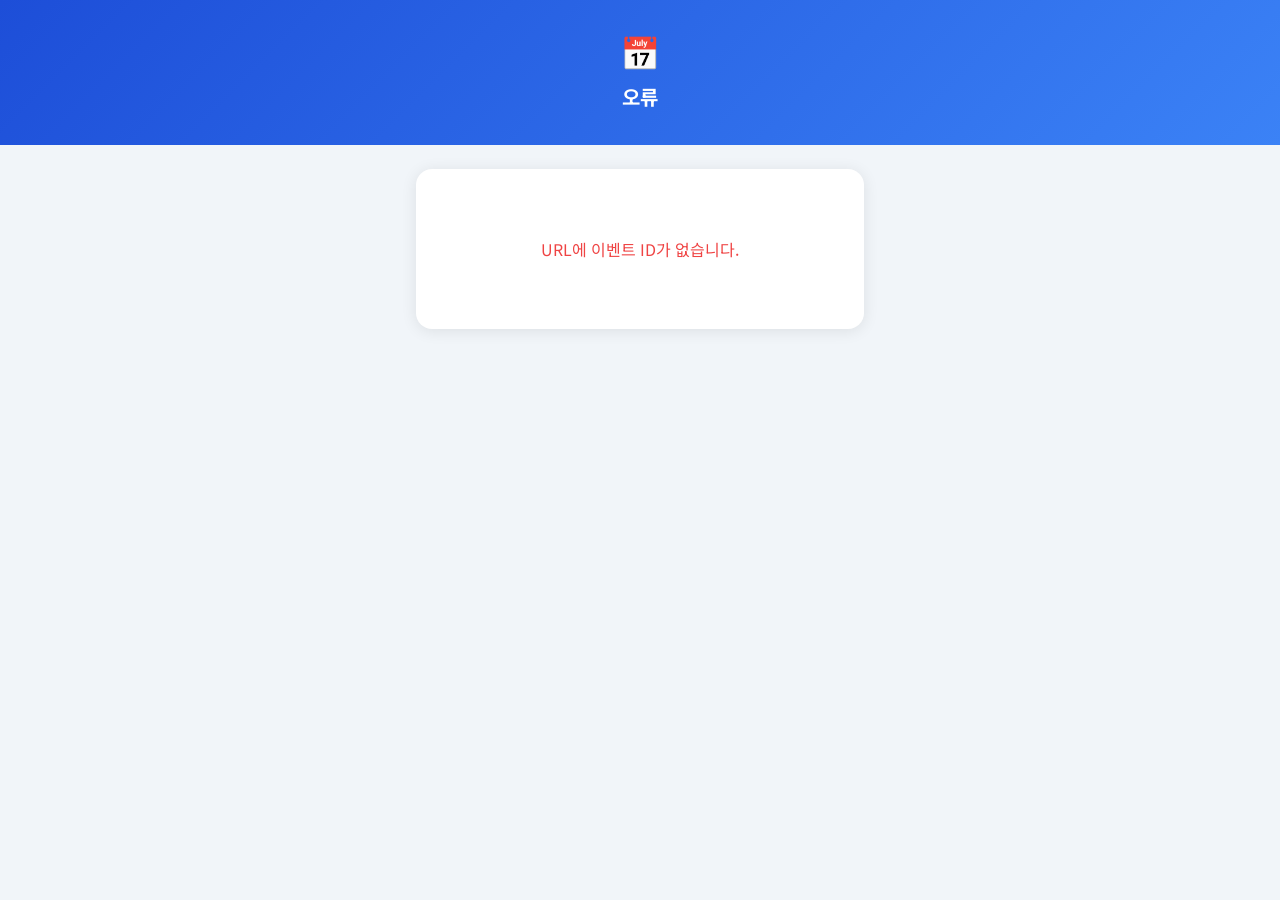
<file: attend.html>
<!DOCTYPE html>
<html lang="ko">
<head>
  <meta charset="UTF-8">
  <meta name="viewport" content="width=device-width, initial-scale=1.0">
  <title>참석 신청</title>
  <link rel="preconnect" href="https://fonts.googleapis.com">
  <link rel="preconnect" href="https://fonts.gstatic.com" crossorigin>
  <link href="https://fonts.googleapis.com/css2?family=Noto+Sans+KR:wght@400;500;600;700&display=swap" rel="stylesheet">
  <style>
    *, *::before, *::after { box-sizing: border-box; margin: 0; padding: 0; }

    body {
      font-family: 'Noto Sans KR', -apple-system, sans-serif;
      background: #f1f5f9;
      min-height: 100vh;
      color: #1e293b;
    }

    .wrap {
      max-width: 480px;
      margin: 0 auto;
      padding: 24px 16px 48px;
    }
    .card {
      background: white;
      border-radius: 16px;
      padding: 28px 22px;
      box-shadow: 0 2px 16px rgba(0,0,0,.09);
    }
    .card-title {
      font-size: 1rem;
      font-weight: 700;
      color: #1e293b;
      margin-bottom: 20px;
    }

    /* 폼 */
    .form-group { margin-bottom: 14px; }
    .form-row {
      display: grid;
      grid-template-columns: 1fr 1fr;
      gap: 12px;
    }
    @media (max-width: 380px) {
      .form-row { grid-template-columns: 1fr; }
    }
    .form-label {
      display: block;
      font-size: .8rem;
      font-weight: 600;
      color: #374151;
      margin-bottom: 5px;
    }
    .required { color: #ef4444; margin-left: 2px; }
    .form-input, .form-select {
      width: 100%;
      padding: 9px 12px;
      border: 1.5px solid #e2e8f0;
      border-radius: 8px;
      font-size: .9rem;
      color: #1e293b;
      background: white;
      outline: none;
      font-family: inherit;
      transition: border-color .15s;
      box-sizing: border-box;
    }
    .form-select {
      appearance: none;
      -webkit-appearance: none;
      background-image: url("data:image/svg+xml,%3Csvg xmlns='http://www.w3.org/2000/svg' width='12' height='12' viewBox='0 0 24 24' fill='none' stroke='%2394a3b8' stroke-width='2.5' stroke-linecap='round' stroke-linejoin='round'%3E%3Cpolyline points='6 9 12 15 18 9'/%3E%3C/svg%3E");
      background-repeat: no-repeat;
      background-position: right 12px center;
      padding-right: 36px;
      cursor: pointer;
    }
    .form-input:focus, .form-select:focus {
      border-color: #3b82f6;
      box-shadow: 0 0 0 3px rgba(59,130,246,.1);
    }

    /* 참석 옵션 라디오 */
    .attend-option-label {
      display: flex;
      align-items: center;
      gap: 12px;
      padding: 13px 16px;
      border: 1.5px solid #e2e8f0;
      border-radius: 10px;
      cursor: pointer;
      font-size: .95rem;
      font-weight: 500;
      color: #374151;
      transition: border-color .15s, background .15s;
    }
    .attend-option-label:has(input:checked) {
      border-color: #1d4ed8;
      background: #eff6ff;
      color: #1d4ed8;
    }
    .attend-option-label input[type="radio"] {
      accent-color: #1d4ed8;
      width: 16px;
      height: 16px;
      flex-shrink: 0;
    }

    /* 버튼 */
    .btn {
      display: inline-flex;
      align-items: center;
      justify-content: center;
      gap: 5px;
      padding: 8px 16px;
      border-radius: 8px;
      border: none;
      font-size: .875rem;
      font-weight: 600;
      cursor: pointer;
      font-family: inherit;
      transition: all .15s;
    }
    .btn:disabled { opacity: .5; cursor: not-allowed; }
    .btn-primary  { background: #1d4ed8; color: white; }
    .btn-primary:hover:not(:disabled) { background: #1e40af; }
    .btn-outline  { background: white; color: #1d4ed8; border: 1.5px solid #1d4ed8; }
    .btn-outline:hover:not(:disabled) { background: #eff6ff; }

    /* 스피너 */
    .spinner {
      display: inline-block;
      width: 18px; height: 18px;
      border: 2.5px solid rgba(255,255,255,.3);
      border-top-color: white;
      border-radius: 50%;
      animation: spin .7s linear infinite;
    }
    @keyframes spin { to { transform: rotate(360deg); } }

    /* 토스트 */
    .toast-container {
      position: fixed;
      bottom: 24px;
      left: 50%;
      transform: translateX(-50%);
      z-index: 100;
      display: flex;
      flex-direction: column;
      gap: 8px;
      align-items: center;
      pointer-events: none;
    }
    .toast {
      padding: 10px 18px;
      border-radius: 10px;
      font-size: .875rem;
      font-weight: 500;
      color: white;
      background: #1e293b;
      box-shadow: 0 4px 12px rgba(0,0,0,.15);
      animation: fadeIn .2s ease;
    }
    .toast-error   { background: #dc2626; }
    .toast-success { background: #059669; }
    @keyframes fadeIn { from { opacity:0; transform:translateY(8px); } to { opacity:1; transform:translateY(0); } }

    /* 빈 상태 */
    .empty-state { text-align: center; padding: 40px 20px; color: #94a3b8; }
    .empty-state .icon { font-size: 2.5rem; margin-bottom: 10px; }

    /* 탭 */
    .tab-bar {
      display: flex; gap: 4px; background: #f1f5f9;
      padding: 4px; border-radius: 10px;
    }
    .tab-btn {
      flex: 1; padding: 9px 12px; border-radius: 7px; border: none;
      background: transparent; color: #64748b; font-size: .875rem;
      font-weight: 500; cursor: pointer; font-family: inherit; transition: all .15s;
    }
    .tab-btn.active { background: white; color: #1d4ed8; font-weight: 700; box-shadow: 0 1px 3px rgba(0,0,0,.1); }

    /* 신청 확인·수정 탭 — 앰버 강조 */
    .tab-btn.lookup-tab { color: #92400e; }
    .tab-btn.lookup-tab.active {
      background: #fef3c7; color: #92400e;
      font-weight: 700; box-shadow: 0 1px 3px rgba(0,0,0,.1);
    }

    /* 조회 패널 상단 배너 */
    .lookup-banner {
      background: linear-gradient(135deg, #fef3c7, #fde68a);
      border-left: 4px solid #f59e0b;
      border-radius: 8px;
      padding: 12px 14px;
      margin-bottom: 16px;
      font-size: .875rem;
      color: #78350f;
    }

    /* 조회 결과 카드 */
    .lookup-card {
      border: 1.5px solid #fde68a; border-radius: 10px;
      padding: 14px 16px; margin-bottom: 10px;
      background: #fffbeb;
    }
    .lookup-card-name { font-weight: 700; font-size: 1rem; color: #1e293b; }
    .lookup-card-meta { font-size: .8rem; color: #92400e; margin-top: 4px; }
    .lookup-card-actions { display: flex; gap: 6px; margin-top: 12px; flex-wrap: wrap; }

    /* 조회 버튼 — 앰버 */
    .btn-amber { background: #f59e0b; color: white; }
    .btn-amber:hover:not(:disabled) { background: #d97706; }
  </style>
</head>
<body>

<!-- 헤더 -->
<div style="background:linear-gradient(135deg,#1d4ed8,#3b82f6);color:white;padding:28px 20px;text-align:center">
  <div style="font-size:2rem;margin-bottom:8px">📅</div>
  <h1 id="attend-title" style="font-size:1.25rem;font-weight:700">로딩 중...</h1>
  <p id="attend-meta" style="font-size:.85rem;opacity:.85;margin-top:6px"></p>
</div>

<!-- 폼 -->
<div class="wrap">
  <div id="attend-wrap" class="card">
    <div class="empty-state"><div class="icon">⏳</div><p>로딩 중...</p></div>
  </div>
</div>

<div id="toast-container" class="toast-container"></div>

<script>
// =====================================================
// Firestore REST API (Firebase SDK 없이 file:// 동작)
// =====================================================
const PROJECT_ID = 'event-app-660e5';
const API_KEY    = 'AIzaSyDYqBT-O2OuditfSHzz8T0CqRR4yWLMxw8';
const FS_BASE    = `https://firestore.googleapis.com/v1/projects/${PROJECT_ID}/databases/(default)/documents`;

function parseField(f) {
  if (!f) return null;
  if ('stringValue'    in f) return f.stringValue;
  if ('integerValue'   in f) return parseInt(f.integerValue);
  if ('doubleValue'    in f) return parseFloat(f.doubleValue);
  if ('booleanValue'   in f) return f.booleanValue;
  if ('timestampValue' in f) return f.timestampValue;
  if ('arrayValue'     in f) return (f.arrayValue.values || []).map(parseField);
  if ('mapValue'       in f) return parseFields(f.mapValue.fields || {});
  return null;
}
function parseFields(fields) {
  const obj = {};
  for (const [k, v] of Object.entries(fields || {})) obj[k] = parseField(v);
  return obj;
}
function toField(v) {
  if (v === null || v === undefined || v === '') return null;
  if (typeof v === 'string')  return { stringValue: v };
  if (typeof v === 'number')  return Number.isInteger(v) ? { integerValue: v } : { doubleValue: v };
  if (typeof v === 'boolean') return { booleanValue: v };
  return { stringValue: String(v) };
}

async function fetchEvent(eventId) {
  const res = await fetch(`${FS_BASE}/events/${eventId}?key=${API_KEY}`);
  if (res.status === 404) throw new Error('이벤트를 찾을 수 없습니다.');
  if (!res.ok) throw new Error('이벤트 로드 실패 (' + res.status + ')');
  const doc = await res.json();
  return { id: eventId, ...parseFields(doc.fields) };
}

async function submitParticipant(eventId, data) {
  const fields = {};
  for (const [k, v] of Object.entries(data)) {
    const f = toField(v);
    if (f !== null) fields[k] = f;
  }
  fields.createdAt = { timestampValue: new Date().toISOString() };
  const res = await fetch(
    `${FS_BASE}/events/${eventId}/participants?key=${API_KEY}`,
    { method: 'POST', headers: { 'Content-Type': 'application/json' }, body: JSON.stringify({ fields }) }
  );
  if (!res.ok) {
    const err = await res.json().catch(() => ({}));
    throw new Error(err.error?.message || '신청에 실패했습니다.');
  }
}

async function fetchParticipants(eventId) {
  const res = await fetch(`${FS_BASE}/events/${eventId}/participants?key=${API_KEY}&pageSize=500`);
  if (!res.ok) throw new Error('조회 실패 (' + res.status + ')');
  const json = await res.json();
  return (json.documents || []).map(doc => ({
    id: doc.name.split('/').pop(),
    ...parseFields(doc.fields)
  }));
}

async function updateParticipantREST(eventId, docId, data) {
  const fields = {};
  const mask = [];
  for (const [k, v] of Object.entries(data)) {
    const f = toField(v);
    if (f !== null) { fields[k] = f; mask.push(k); }
  }
  const maskStr = mask.map(k => `updateMask.fieldPaths=${encodeURIComponent(k)}`).join('&');
  const res = await fetch(
    `${FS_BASE}/events/${eventId}/participants/${docId}?key=${API_KEY}&${maskStr}`,
    { method: 'PATCH', headers: { 'Content-Type': 'application/json' }, body: JSON.stringify({ fields }) }
  );
  if (!res.ok) throw new Error('수정에 실패했습니다.');
}

async function deleteParticipantREST(eventId, docId) {
  const res = await fetch(
    `${FS_BASE}/events/${eventId}/participants/${docId}?key=${API_KEY}`,
    { method: 'DELETE' }
  );
  if (!res.ok) throw new Error('취소에 실패했습니다.');
}

// =====================================================
// 유틸
// =====================================================
function esc(s) {
  return String(s || '').replace(/&/g,'&amp;').replace(/</g,'&lt;').replace(/>/g,'&gt;').replace(/"/g,'&quot;');
}
function showToast(msg, type = 'info') {
  const c = document.getElementById('toast-container');
  const el = document.createElement('div');
  el.className = `toast toast-${type}`;
  el.textContent = msg;
  c.appendChild(el);
  setTimeout(() => el.remove(), 3000);
}
function setBtnLoading(id, loading) {
  const btn = document.getElementById(id);
  if (!btn) return;
  if (loading) { btn._orig = btn.innerHTML; btn.innerHTML = '<span class="spinner"></span>'; btn.disabled = true; }
  else { btn.innerHTML = btn._orig || '신청'; btn.disabled = false; }
}

// =====================================================
// 초기화
// =====================================================
const eventId = new URLSearchParams(location.search).get('event');
let currentEvent = null;

async function init() {
  if (!eventId) { showError('URL에 이벤트 ID가 없습니다.'); return; }
  try {
    currentEvent = await fetchEvent(eventId);
    renderForm(currentEvent);
  } catch (e) {
    showError(e.message);
  }
}

function showError(msg) {
  document.getElementById('attend-title').textContent = '오류';
  document.getElementById('attend-wrap').innerHTML =
    `<p style="text-align:center;color:#ef4444;padding:40px 0">${esc(msg)}</p>`;
}

// =====================================================
// 탭 전환
// =====================================================
function switchAttendTab(tab) {
  ['register','lookup'].forEach(t => {
    document.getElementById('tab-btn-' + t).classList.toggle('active', t === tab);
    document.getElementById('panel-' + t).style.display = t === tab ? '' : 'none';
  });
}

// =====================================================
// 폼 렌더 (탭 래퍼)
// =====================================================
function renderForm(ev) {
  document.title = `참석 신청 — ${ev.title}`;
  document.getElementById('attend-title').textContent = ev.title;
  const meta = [ev.eventDate, ev.location, ev.organizer].filter(Boolean).join(' · ');
  document.getElementById('attend-meta').textContent = meta;

  document.getElementById('attend-wrap').innerHTML = `
    <div class="tab-bar" style="margin-bottom:20px">
      <button id="tab-btn-register" class="tab-btn active"      onclick="switchAttendTab('register')">참석 신청</button>
      <button id="tab-btn-lookup"   class="tab-btn lookup-tab"  onclick="switchAttendTab('lookup')">🔍 신청 확인·수정</button>
    </div>
    <div id="panel-register"></div>
    <div id="panel-lookup"   style="display:none"></div>
  `;
  renderRegisterPanel(ev);
  renderLookupPanel();
}

function renderRegisterPanel(ev) {
  const opts = ev.attendOptions && ev.attendOptions.length
    ? ev.attendOptions : ['운동', '운동+회식', '회식'];
  const optHTML = opts.map((o, i) => `
    <label class="attend-option-label">
      <input type="radio" name="attend-type" value="${esc(o)}" ${i === 0 ? 'checked' : ''}>
      <span>${esc(o)}</span>
    </label>`).join('');

  document.getElementById('panel-register').innerHTML = `
    <p class="card-title">참석 신청</p>
    <div class="form-group">
      <label class="form-label">이름 <span class="required">*</span></label>
      <input id="att-name" class="form-input" type="text" placeholder="홍길동">
    </div>
    <div class="form-row">
      <div class="form-group">
        <label class="form-label">성별</label>
        <select id="att-gender" class="form-select">
          <option value="">선택</option>
          <option value="남">남</option>
          <option value="여">여</option>
        </select>
      </div>
      <div class="form-group">
        <label class="form-label">급수</label>
        <select id="att-grade" class="form-select">
          <option value="">선택</option>
          <option value="초보">초보</option>
          <option value="D">D</option>
          <option value="C">C</option>
          <option value="B">B</option>
          <option value="A">A</option>
          <option value="S">S</option>
        </select>
      </div>
    </div>
    <div class="form-row">
      <div class="form-group">
        <label class="form-label">나이</label>
        <input id="att-age" class="form-input" type="number" placeholder="35" min="1" max="120">
      </div>
      <div class="form-group">
        <label class="form-label">경력 (년)</label>
        <input id="att-career" class="form-input" type="number" placeholder="3" min="0">
      </div>
    </div>
    <div class="form-group">
      <label class="form-label">연락처 <span style="font-weight:600;color:#f59e0b;background:#fef3c7;padding:2px 7px;border-radius:4px;font-size:.75rem">신청 확인·수정 시 필요</span></label>
      <input id="att-phone" class="form-input" type="tel" placeholder="010-0000-0000">
    </div>
    <div class="form-group" style="margin-top:4px">
      <label class="form-label">참석 구분 <span class="required">*</span></label>
      <div style="display:flex;flex-direction:column;gap:8px;margin-top:8px">${optHTML}</div>
    </div>
    <button id="btn-submit" class="btn btn-primary"
      style="width:100%;padding:12px;font-size:.95rem;margin-top:20px"
      onclick="handleSubmit()">참석 신청하기</button>
  `;
}

function renderLookupPanel() {
  document.getElementById('panel-lookup').innerHTML = `
    <div class="lookup-banner">
      📋 <strong>내 신청 확인·수정</strong><br>
      <span style="font-size:.8rem">신청 시 입력한 이름으로 조회합니다. 연락처를 함께 입력하면 더 정확하게 찾을 수 있습니다.</span>
    </div>
    <div class="form-group">
      <label class="form-label" style="color:#92400e;font-weight:700">이름 <span class="required">*</span></label>
      <input id="lookup-name" class="form-input" type="text" placeholder="홍길동"
             style="border-color:#fde68a;background:#fffbeb"
             onfocus="this.style.borderColor='#f59e0b'"
             onblur="this.style.borderColor='#fde68a'"
             onkeydown="if(event.key==='Enter')handleLookup()">
    </div>
    <div class="form-group">
      <label class="form-label" style="color:#92400e;font-weight:700">연락처 <span style="font-weight:400;color:#b45309">(선택 — 입력 시 정확도 향상)</span></label>
      <input id="lookup-phone" class="form-input" type="tel" placeholder="010-0000-0000"
             style="border-color:#fde68a;background:#fffbeb"
             onfocus="this.style.borderColor='#f59e0b'"
             onblur="this.style.borderColor='#fde68a'"
             onkeydown="if(event.key==='Enter')handleLookup()">
    </div>
    <button class="btn btn-amber" style="width:100%;padding:11px;font-size:.95rem" onclick="handleLookup()">🔍 신청 조회</button>
    <div id="lookup-result" style="margin-top:20px"></div>
  `;
}

// =====================================================
// 참석 신청 제출
// =====================================================
async function handleSubmit() {
  const name       = document.getElementById('att-name').value.trim();
  const attendType = document.querySelector('input[name="attend-type"]:checked')?.value;
  if (!name)       { showToast('이름을 입력하세요.', 'error'); return; }
  if (!attendType) { showToast('참석 구분을 선택하세요.', 'error'); return; }

  const data = {
    name,
    gender:     document.getElementById('att-gender').value,
    grade:      document.getElementById('att-grade').value.trim(),
    age:        Number(document.getElementById('att-age').value) || '',
    career:     Number(document.getElementById('att-career').value) || '',
    phone:      document.getElementById('att-phone').value.trim(),
    attendType,
  };

  setBtnLoading('btn-submit', true);
  try {
    await submitParticipant(eventId, data);
    document.getElementById('panel-register').innerHTML = `
      <div style="text-align:center;padding:40px 0">
        <div style="font-size:3rem;margin-bottom:14px">✅</div>
        <p style="font-size:1.1rem;font-weight:700;color:#1e293b">참석 신청 완료!</p>
        <p style="color:#64748b;font-size:.875rem;margin-top:8px">${esc(name)}님의 신청이 등록되었습니다.</p>
        <p style="color:#94a3b8;font-size:.8rem;margin-top:4px">${esc(attendType)}</p>
        <button class="btn btn-outline" style="margin-top:24px" onclick="location.reload()">다시 신청하기</button>
      </div>`;
  } catch (e) {
    showToast(e.message, 'error');
    setBtnLoading('btn-submit', false);
  }
}

// =====================================================
// 신청 조회 · 수정 · 취소
// =====================================================
async function handleLookup() {
  const name  = document.getElementById('lookup-name').value.trim();
  const phone = document.getElementById('lookup-phone').value.trim();
  const resultEl = document.getElementById('lookup-result');
  if (!name) { showToast('이름을 입력하세요.', 'error'); return; }

  resultEl.innerHTML = `<div style="text-align:center;padding:20px;color:#94a3b8">🔍 조회 중...</div>`;
  try {
    const all = await fetchParticipants(eventId);
    const matches = all.filter(p => {
      if (p.name !== name) return false;
      if (phone && p.phone && p.phone !== phone) return false;
      return true;
    });

    if (!matches.length) {
      resultEl.innerHTML = `<div style="text-align:center;padding:24px;color:#94a3b8">
        <div style="font-size:2rem;margin-bottom:8px">🔎</div>
        <p style="font-size:.875rem">일치하는 신청 내역이 없습니다.</p>
        <p style="font-size:.8rem;margin-top:4px">이름을 정확히 입력하거나 연락처를 확인해 주세요.</p>
      </div>`;
      return;
    }

    resultEl.innerHTML = `
      <p style="font-size:.8rem;color:#64748b;margin-bottom:10px">${matches.length}건의 신청 내역을 찾았습니다.</p>
      ${matches.map(p => `
        <div class="lookup-card">
          <div class="lookup-card-name">${esc(p.name)}</div>
          <div class="lookup-card-meta">
            ${[p.attendType, p.gender, p.grade, p.age ? p.age + '세' : '', p.phone].filter(Boolean).join(' · ')}
          </div>
          <div class="lookup-card-actions">
            <button class="btn btn-outline btn-sm" onclick="showEditForm('${p.id}', ${JSON.stringify(p).replace(/"/g,'&quot;')})">✏️ 수정</button>
            <button class="btn btn-danger btn-sm"  onclick="handleCancel('${p.id}')">🗑 신청 취소</button>
          </div>
          <div id="edit-form-${p.id}"></div>
        </div>`).join('')}`;
  } catch (e) {
    resultEl.innerHTML = `<p style="color:#ef4444;font-size:.875rem">${esc(e.message)}</p>`;
  }
}

function showEditForm(docId, p) {
  const ev   = currentEvent;
  const opts = ev?.attendOptions?.length ? ev.attendOptions : ['운동','운동+회식','회식'];
  const optHTML = opts.map(o => `
    <label class="attend-option-label" style="padding:10px 14px">
      <input type="radio" name="edit-attend-${docId}" value="${esc(o)}" ${p.attendType === o ? 'checked' : ''}>
      <span>${esc(o)}</span>
    </label>`).join('');

  const el = document.getElementById('edit-form-' + docId);
  if (el.innerHTML) { el.innerHTML = ''; return; } // 토글

  el.innerHTML = `
    <div style="border-top:1px solid #f1f5f9;margin-top:12px;padding-top:12px">
      <div class="form-group">
        <label class="form-label">이름</label>
        <input id="edit-name-${docId}" class="form-input" type="text" value="${esc(p.name || '')}">
      </div>
      <div style="display:grid;grid-template-columns:1fr 1fr;gap:10px">
        <div class="form-group">
          <label class="form-label">성별</label>
          <select id="edit-gender-${docId}" class="form-select">
            <option value="">선택</option>
            <option value="남" ${p.gender==='남'?'selected':''}>남</option>
            <option value="여" ${p.gender==='여'?'selected':''}>여</option>
          </select>
        </div>
        <div class="form-group">
          <label class="form-label">급수</label>
          <input id="edit-grade-${docId}" class="form-input" type="text" value="${esc(p.grade || '')}">
        </div>
      </div>
      <div class="form-group">
        <label class="form-label">연락처</label>
        <input id="edit-phone-${docId}" class="form-input" type="tel" value="${esc(p.phone || '')}">
      </div>
      <div class="form-group">
        <label class="form-label">참석 구분</label>
        <div style="display:flex;flex-direction:column;gap:6px;margin-top:6px">${optHTML}</div>
      </div>
      <div style="display:flex;gap:8px;margin-top:8px">
        <button class="btn btn-primary" style="flex:1" onclick="handleSaveEdit('${docId}')">저장</button>
        <button class="btn btn-secondary" onclick="document.getElementById('edit-form-${docId}').innerHTML=''">취소</button>
      </div>
    </div>`;
}

async function handleSaveEdit(docId) {
  const name      = document.getElementById('edit-name-' + docId)?.value.trim();
  const gender    = document.getElementById('edit-gender-' + docId)?.value;
  const grade     = document.getElementById('edit-grade-' + docId)?.value.trim();
  const phone     = document.getElementById('edit-phone-' + docId)?.value.trim();
  const attendType = document.querySelector(`input[name="edit-attend-${docId}"]:checked`)?.value;
  if (!name) { showToast('이름을 입력하세요.', 'error'); return; }

  try {
    await updateParticipantREST(eventId, docId, { name, gender, grade, phone, attendType: attendType || '' });
    showToast('수정되었습니다.', 'success');
    handleLookup();
  } catch (e) {
    showToast(e.message, 'error');
  }
}

async function handleCancel(docId) {
  if (!confirm('신청을 취소하시겠습니까?\n이 작업은 되돌릴 수 없습니다.')) return;
  try {
    await deleteParticipantREST(eventId, docId);
    showToast('신청이 취소되었습니다.', 'success');
    handleLookup();
  } catch (e) {
    showToast(e.message, 'error');
  }
}

window.addEventListener('DOMContentLoaded', init);
</script>
</body>
</html>
</file>
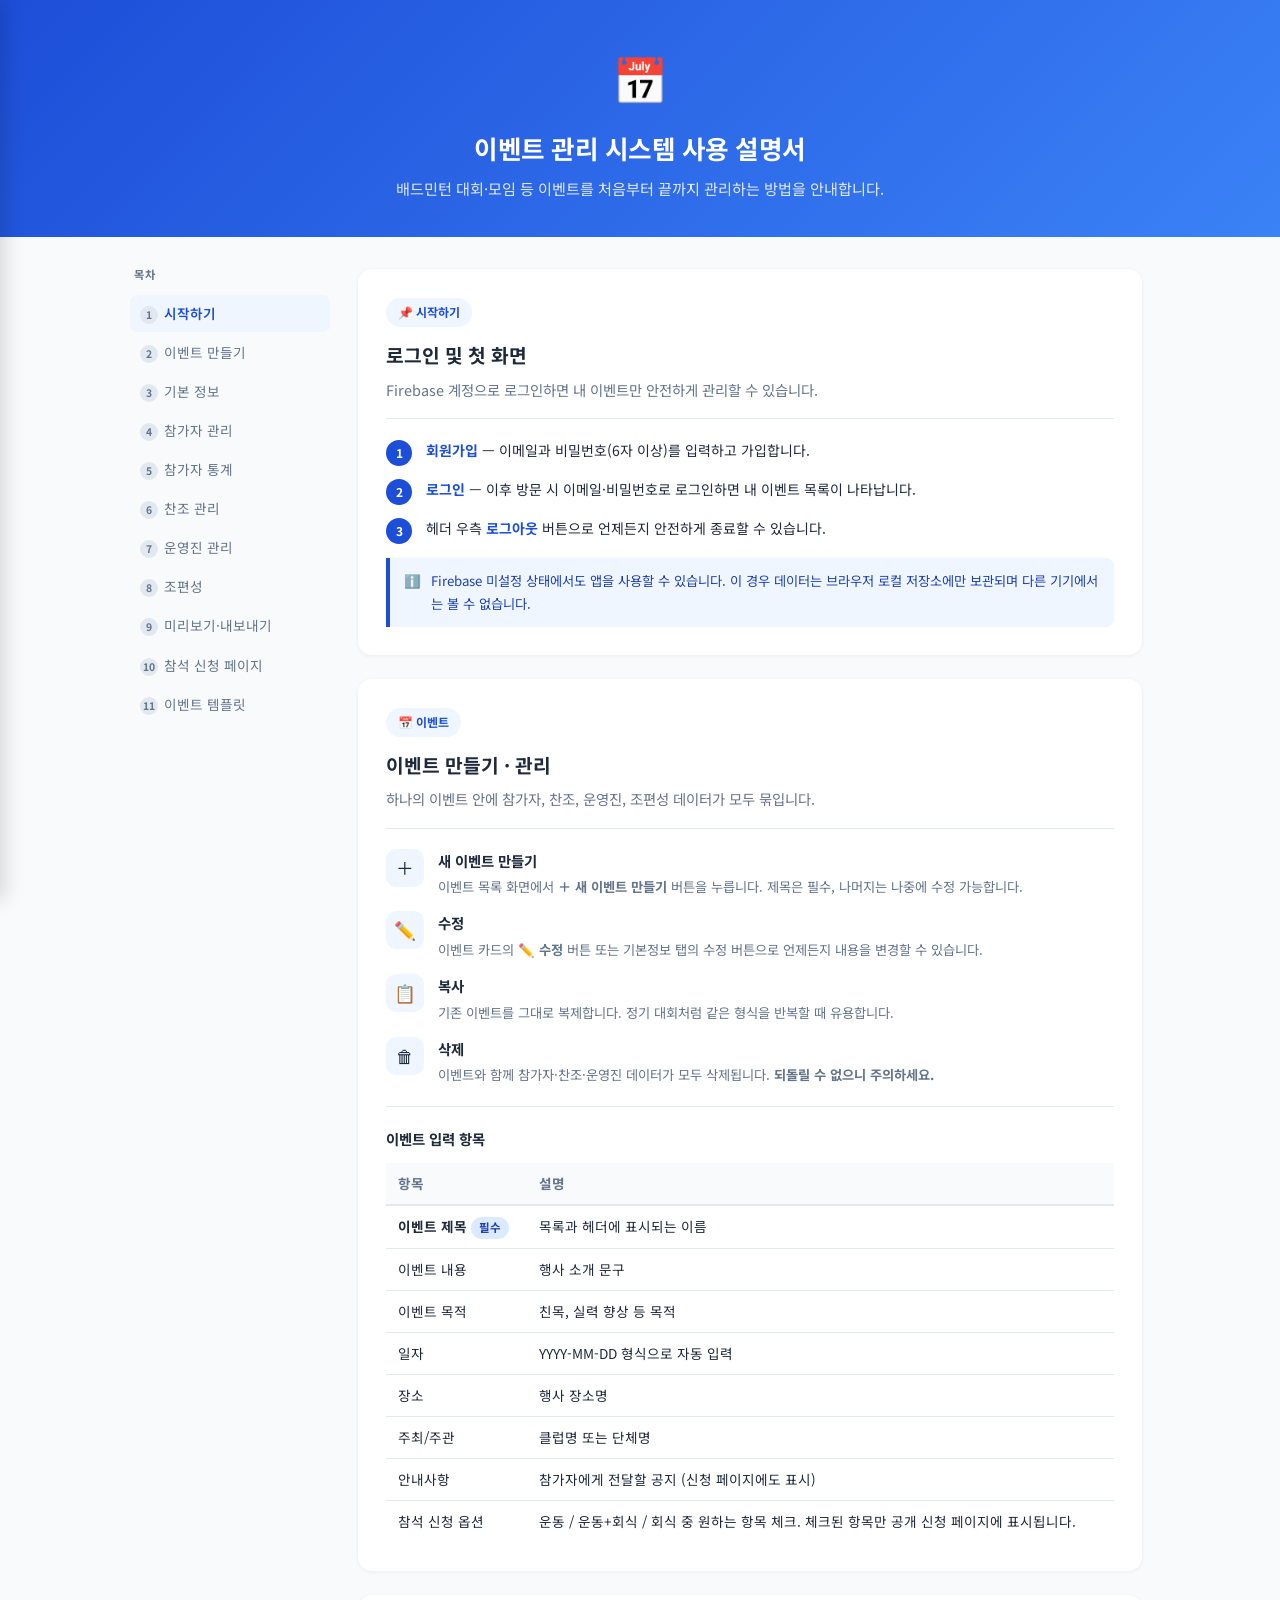
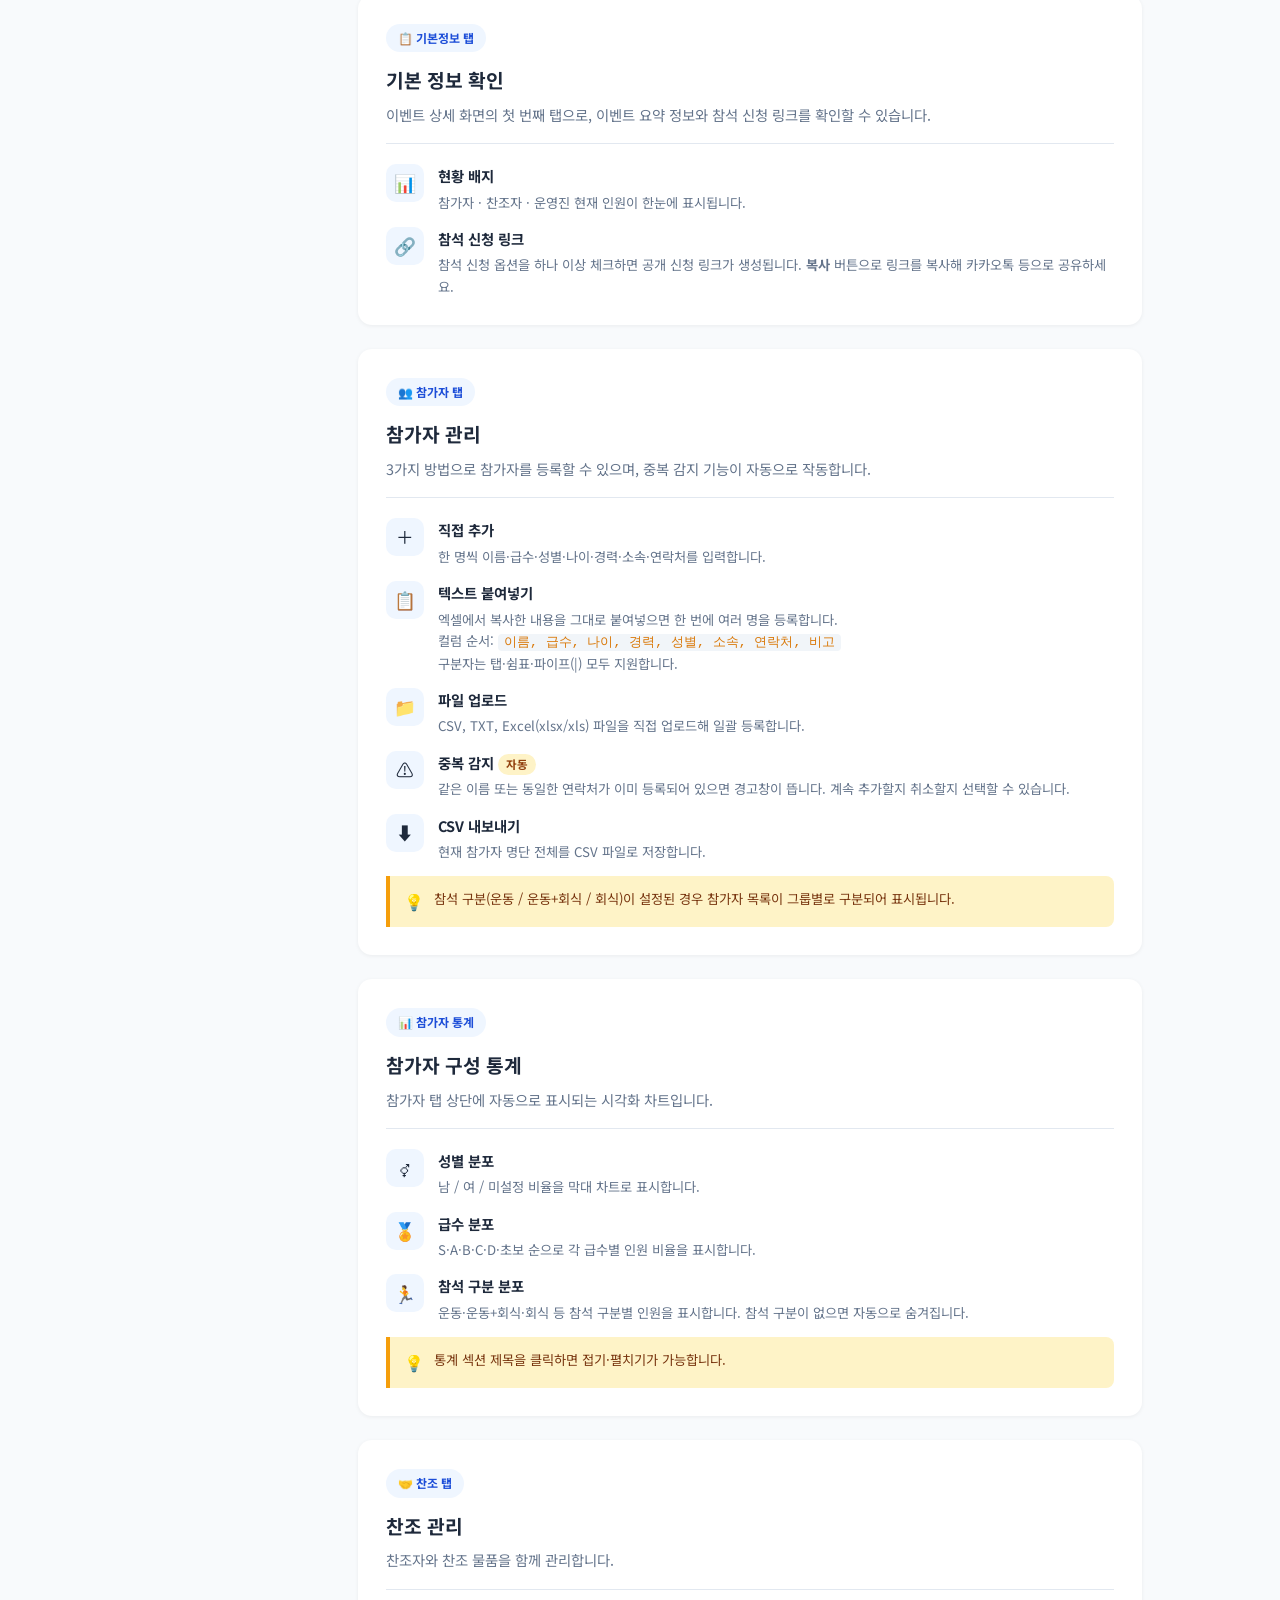
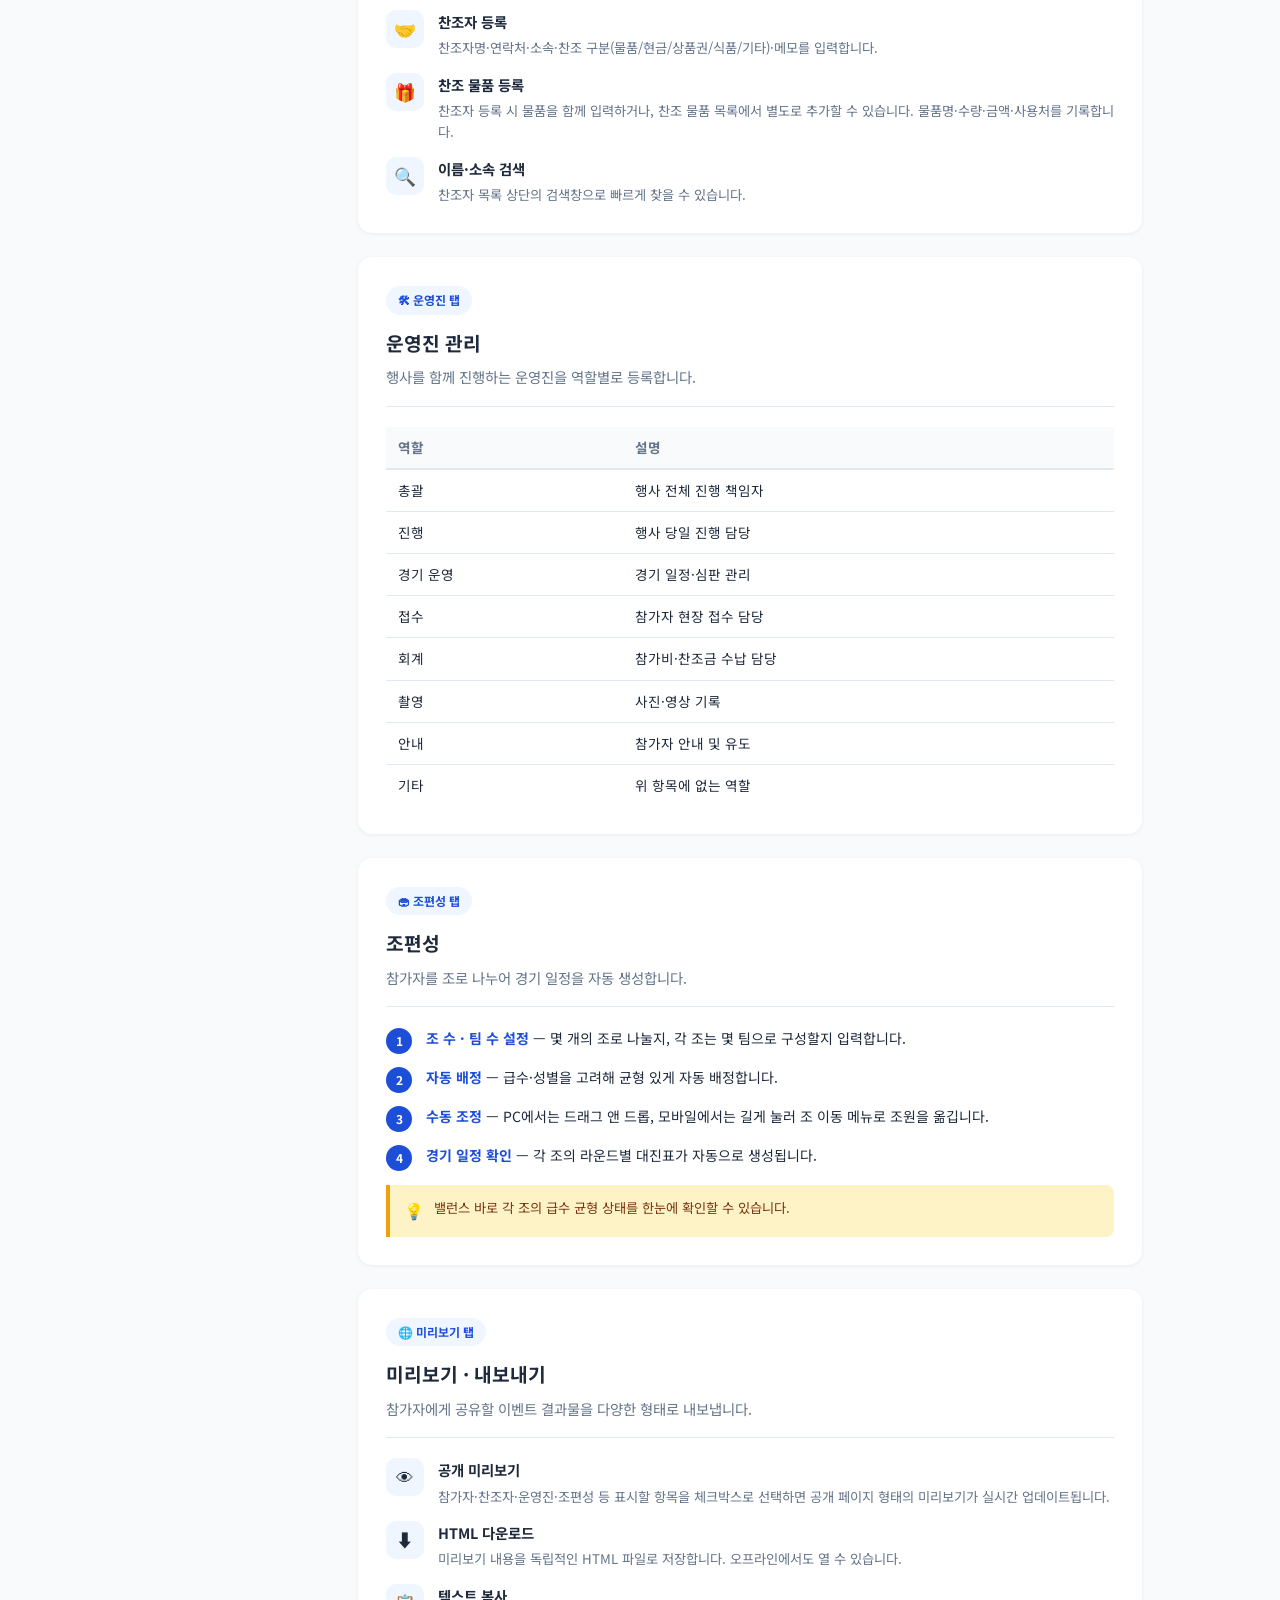
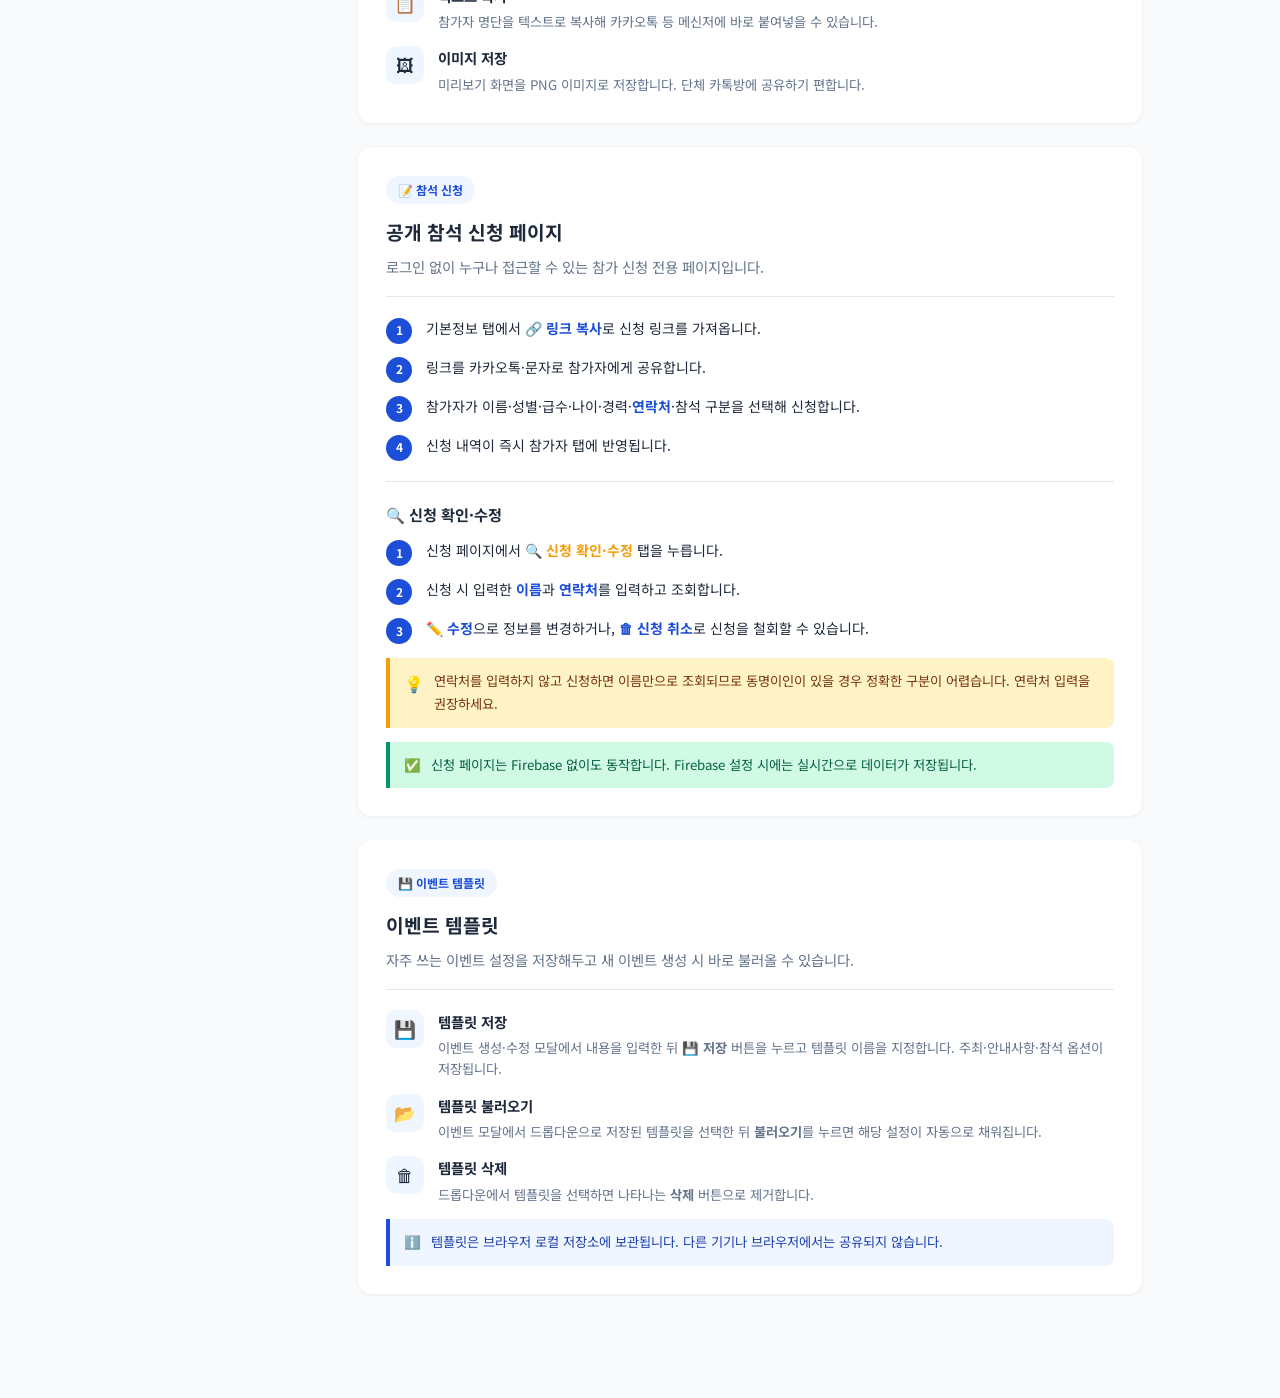
<file: guide.html>
<!DOCTYPE html>
<html lang="ko">
<head>
  <meta charset="UTF-8">
  <meta name="viewport" content="width=device-width, initial-scale=1.0">
  <title>이벤트 관리 시스템 — 사용 설명서</title>
  <link rel="preconnect" href="https://fonts.googleapis.com">
  <link href="https://fonts.googleapis.com/css2?family=Noto+Sans+KR:wght@400;500;600;700&display=swap" rel="stylesheet">
  <style>
    *, *::before, *::after { box-sizing: border-box; margin: 0; padding: 0; }

    :root {
      --blue:   #1d4ed8;
      --blue-l: #eff6ff;
      --amber:  #f59e0b;
      --amber-l:#fef3c7;
      --green:  #059669;
      --green-l:#d1fae5;
      --gray:   #64748b;
      --border: #e2e8f0;
      --bg:     #f8fafc;
      --text:   #1e293b;
    }

    body {
      font-family: 'Noto Sans KR', -apple-system, sans-serif;
      background: var(--bg);
      color: var(--text);
      line-height: 1.7;
    }

    /* ---- 헤더 ---- */
    .site-header {
      background: linear-gradient(135deg, #1d4ed8, #3b82f6);
      color: white;
      padding: 40px 24px 36px;
      text-align: center;
    }
    .site-header .icon { font-size: 2.8rem; margin-bottom: 10px; }
    .site-header h1 { font-size: 1.6rem; font-weight: 700; letter-spacing: -.02em; }
    .site-header p  { font-size: .95rem; opacity: .85; margin-top: 6px; }

    /* ---- 레이아웃 ---- */
    .layout {
      display: grid;
      grid-template-columns: 220px 1fr;
      max-width: 1060px;
      margin: 0 auto;
      gap: 0;
      align-items: start;
    }

    /* ---- 사이드바 ---- */
    .sidebar {
      position: sticky;
      top: 0;
      padding: 28px 0 28px 20px;
      height: 100vh;
      overflow-y: auto;
    }
    .sidebar-title {
      font-size: .7rem;
      font-weight: 700;
      color: var(--gray);
      text-transform: uppercase;
      letter-spacing: .08em;
      margin-bottom: 10px;
      padding-left: 4px;
    }
    .sidebar nav { display: flex; flex-direction: column; gap: 2px; }
    .sidebar a {
      display: block;
      padding: 7px 10px;
      border-radius: 7px;
      font-size: .85rem;
      color: var(--gray);
      text-decoration: none;
      transition: all .15s;
    }
    .sidebar a:hover { background: white; color: var(--blue); }
    .sidebar a.active { background: var(--blue-l); color: var(--blue); font-weight: 600; }
    .sidebar a .num {
      display: inline-block;
      width: 18px;
      height: 18px;
      background: var(--border);
      border-radius: 50%;
      font-size: .65rem;
      font-weight: 700;
      text-align: center;
      line-height: 18px;
      margin-right: 6px;
      color: var(--gray);
      flex-shrink: 0;
    }

    /* ---- 본문 ---- */
    .content {
      padding: 32px 28px 80px;
      min-width: 0;
    }

    /* ---- 섹션 ---- */
    .section {
      background: white;
      border-radius: 14px;
      padding: 28px 28px;
      margin-bottom: 24px;
      box-shadow: 0 1px 4px rgba(0,0,0,.06);
      scroll-margin-top: 24px;
    }
    .section-badge {
      display: inline-flex;
      align-items: center;
      gap: 6px;
      background: var(--blue-l);
      color: var(--blue);
      padding: 4px 12px;
      border-radius: 20px;
      font-size: .75rem;
      font-weight: 700;
      margin-bottom: 12px;
    }
    .section h2 {
      font-size: 1.2rem;
      font-weight: 700;
      color: var(--text);
      margin-bottom: 6px;
    }
    .section .desc {
      font-size: .9rem;
      color: var(--gray);
      margin-bottom: 20px;
      border-bottom: 1px solid var(--border);
      padding-bottom: 16px;
    }

    /* ---- 기능 아이템 ---- */
    .feature-list { display: flex; flex-direction: column; gap: 14px; }
    .feature-item {
      display: flex;
      gap: 14px;
      align-items: flex-start;
    }
    .feature-icon {
      width: 38px;
      height: 38px;
      border-radius: 10px;
      background: var(--blue-l);
      display: flex;
      align-items: center;
      justify-content: center;
      font-size: 1.1rem;
      flex-shrink: 0;
    }
    .feature-body h3 {
      font-size: .9rem;
      font-weight: 700;
      color: var(--text);
      margin-bottom: 3px;
    }
    .feature-body p {
      font-size: .83rem;
      color: var(--gray);
      line-height: 1.6;
    }

    /* ---- 스텝 ---- */
    .steps { display: flex; flex-direction: column; gap: 12px; }
    .step {
      display: flex;
      gap: 14px;
      align-items: flex-start;
    }
    .step-num {
      width: 26px;
      height: 26px;
      border-radius: 50%;
      background: var(--blue);
      color: white;
      font-size: .75rem;
      font-weight: 700;
      display: flex;
      align-items: center;
      justify-content: center;
      flex-shrink: 0;
      margin-top: 1px;
    }
    .step-body { font-size: .875rem; color: var(--text); }
    .step-body strong { color: var(--blue); }

    /* ---- 팁 박스 ---- */
    .tip {
      display: flex;
      gap: 10px;
      background: var(--amber-l);
      border-left: 4px solid var(--amber);
      border-radius: 0 8px 8px 0;
      padding: 12px 14px;
      font-size: .83rem;
      color: #78350f;
      margin-top: 14px;
    }
    .tip-icon { flex-shrink: 0; font-size: 1rem; }

    .note {
      display: flex;
      gap: 10px;
      background: var(--blue-l);
      border-left: 4px solid var(--blue);
      border-radius: 0 8px 8px 0;
      padding: 12px 14px;
      font-size: .83rem;
      color: #1e40af;
      margin-top: 14px;
    }

    .success-box {
      display: flex;
      gap: 10px;
      background: var(--green-l);
      border-left: 4px solid var(--green);
      border-radius: 0 8px 8px 0;
      padding: 12px 14px;
      font-size: .83rem;
      color: #065f46;
      margin-top: 14px;
    }

    /* ---- 테이블 ---- */
    .guide-table { width: 100%; border-collapse: collapse; font-size: .85rem; margin-top: 12px; }
    .guide-table th {
      background: var(--bg);
      padding: 9px 12px;
      text-align: left;
      font-weight: 700;
      color: var(--gray);
      border-bottom: 2px solid var(--border);
    }
    .guide-table td {
      padding: 9px 12px;
      border-bottom: 1px solid var(--border);
      color: var(--text);
      vertical-align: top;
    }
    .guide-table tr:last-child td { border-bottom: none; }

    /* ---- 배지 ---- */
    .badge {
      display: inline-block;
      padding: 1px 8px;
      border-radius: 20px;
      font-size: .72rem;
      font-weight: 700;
    }
    .badge-blue  { background: #dbeafe; color: #1e40af; }
    .badge-amber { background: var(--amber-l); color: #92400e; }
    .badge-green { background: var(--green-l); color: #065f46; }
    .badge-gray  { background: #f1f5f9; color: #475569; }

    /* ---- 구분선 ---- */
    .divider { border: none; border-top: 1px solid var(--border); margin: 20px 0; }

    /* ---- 코드 ---- */
    code {
      background: #f1f5f9;
      color: #d97706;
      padding: 1px 6px;
      border-radius: 4px;
      font-size: .82rem;
      font-family: 'Courier New', monospace;
    }

    /* ---- 모바일 네비 바 ---- */
    .mobile-nav {
      display: none;
      position: sticky;
      top: 0;
      z-index: 200;
      background: #1d4ed8;
      height: 52px;
      padding: 0 16px;
      align-items: center;
      justify-content: space-between;
    }
    .mobile-nav-title {
      color: white;
      font-size: .95rem;
      font-weight: 700;
      letter-spacing: -.01em;
    }
    .hamburger {
      width: 40px;
      height: 40px;
      border: none;
      background: rgba(255,255,255,.15);
      border-radius: 8px;
      display: flex;
      flex-direction: column;
      align-items: center;
      justify-content: center;
      gap: 5px;
      cursor: pointer;
      padding: 0;
      transition: background .15s;
    }
    .hamburger:hover { background: rgba(255,255,255,.25); }
    .hamburger span {
      display: block;
      width: 20px;
      height: 2px;
      background: white;
      border-radius: 2px;
      transition: transform .25s, opacity .25s;
      transform-origin: center;
    }
    .hamburger.open span:nth-child(1) { transform: translateY(7px) rotate(45deg); }
    .hamburger.open span:nth-child(2) { opacity: 0; }
    .hamburger.open span:nth-child(3) { transform: translateY(-7px) rotate(-45deg); }

    /* ---- 드로어 오버레이 ---- */
    .drawer-overlay {
      display: none;
      position: fixed;
      inset: 0;
      background: rgba(0,0,0,.45);
      z-index: 300;
      opacity: 0;
      transition: opacity .25s;
    }
    .drawer-overlay.open { opacity: 1; }

    /* ---- 드로어 패널 ---- */
    .drawer {
      position: fixed;
      top: 0;
      left: 0;
      width: 270px;
      height: 100%;
      background: white;
      z-index: 400;
      transform: translateX(-100%);
      transition: transform .28s cubic-bezier(.4,0,.2,1);
      display: flex;
      flex-direction: column;
      box-shadow: 4px 0 20px rgba(0,0,0,.15);
    }
    .drawer.open { transform: translateX(0); }
    .drawer-header {
      display: flex;
      align-items: center;
      justify-content: space-between;
      padding: 16px 18px;
      background: linear-gradient(135deg, #1d4ed8, #3b82f6);
      color: white;
    }
    .drawer-header span { font-size: 1rem; font-weight: 700; }
    .drawer-close {
      width: 32px;
      height: 32px;
      border: none;
      background: rgba(255,255,255,.2);
      border-radius: 7px;
      color: white;
      font-size: 1.1rem;
      cursor: pointer;
      display: flex;
      align-items: center;
      justify-content: center;
      transition: background .15s;
    }
    .drawer-close:hover { background: rgba(255,255,255,.35); }
    .drawer nav {
      flex: 1;
      overflow-y: auto;
      padding: 12px 10px;
      display: flex;
      flex-direction: column;
      gap: 2px;
    }
    .drawer nav a {
      display: flex;
      align-items: center;
      gap: 8px;
      padding: 11px 12px;
      border-radius: 8px;
      font-size: .9rem;
      color: var(--gray);
      text-decoration: none;
      transition: all .15s;
    }
    .drawer nav a:hover  { background: var(--blue-l); color: var(--blue); }
    .drawer nav a.active { background: var(--blue-l); color: var(--blue); font-weight: 700; }
    .drawer nav a .num {
      width: 22px;
      height: 22px;
      background: var(--border);
      border-radius: 50%;
      font-size: .68rem;
      font-weight: 700;
      text-align: center;
      line-height: 22px;
      color: var(--gray);
      flex-shrink: 0;
    }
    .drawer nav a.active .num { background: var(--blue); color: white; }

    /* ---- 모바일 ---- */
    @media (max-width: 700px) {
      .mobile-nav  { display: flex; }
      .layout      { grid-template-columns: 1fr; }
      .sidebar     { display: none; }
      .content     { padding: 20px 16px 60px; }
      .section     { padding: 20px 18px; }
      .site-header { padding: 28px 20px 24px; }
      .site-header h1 { font-size: 1.3rem; }
    }
  </style>
</head>
<body>

<!-- 모바일 네비 바 -->
<div class="mobile-nav">
  <span class="mobile-nav-title">📅 사용 설명서</span>
  <button class="hamburger" id="hamburger" onclick="toggleMenu()" aria-label="메뉴 열기">
    <span></span><span></span><span></span>
  </button>
</div>

<!-- 드로어 오버레이 -->
<div class="drawer-overlay" id="drawer-overlay" onclick="closeMenu()"></div>

<!-- 드로어 패널 -->
<div class="drawer" id="drawer">
  <div class="drawer-header">
    <span>📋 목차</span>
    <button class="drawer-close" onclick="closeMenu()" aria-label="메뉴 닫기">✕</button>
  </div>
  <nav id="drawer-nav">
    <a href="#s1"  onclick="goTo('s1')"><span class="num">1</span>시작하기</a>
    <a href="#s2"  onclick="goTo('s2')"><span class="num">2</span>이벤트 만들기</a>
    <a href="#s3"  onclick="goTo('s3')"><span class="num">3</span>기본 정보</a>
    <a href="#s4"  onclick="goTo('s4')"><span class="num">4</span>참가자 관리</a>
    <a href="#s5"  onclick="goTo('s5')"><span class="num">5</span>참가자 통계</a>
    <a href="#s6"  onclick="goTo('s6')"><span class="num">6</span>찬조 관리</a>
    <a href="#s7"  onclick="goTo('s7')"><span class="num">7</span>운영진 관리</a>
    <a href="#s8"  onclick="goTo('s8')"><span class="num">8</span>조편성</a>
    <a href="#s9"  onclick="goTo('s9')"><span class="num">9</span>미리보기·내보내기</a>
    <a href="#s10" onclick="goTo('s10')"><span class="num">10</span>참석 신청 페이지</a>
    <a href="#s11" onclick="goTo('s11')"><span class="num">11</span>이벤트 템플릿</a>
  </nav>
</div>

<!-- 헤더 -->
<div class="site-header">
  <div class="icon">📅</div>
  <h1>이벤트 관리 시스템 사용 설명서</h1>
  <p>배드민턴 대회·모임 등 이벤트를 처음부터 끝까지 관리하는 방법을 안내합니다.</p>
</div>

<div class="layout">

  <!-- 사이드바 -->
  <aside class="sidebar">
    <div class="sidebar-title">목차</div>
    <nav id="nav">
      <a href="#s1"><span class="num">1</span>시작하기</a>
      <a href="#s2"><span class="num">2</span>이벤트 만들기</a>
      <a href="#s3"><span class="num">3</span>기본 정보</a>
      <a href="#s4"><span class="num">4</span>참가자 관리</a>
      <a href="#s5"><span class="num">5</span>참가자 통계</a>
      <a href="#s6"><span class="num">6</span>찬조 관리</a>
      <a href="#s7"><span class="num">7</span>운영진 관리</a>
      <a href="#s8"><span class="num">8</span>조편성</a>
      <a href="#s9"><span class="num">9</span>미리보기·내보내기</a>
      <a href="#s10"><span class="num">10</span>참석 신청 페이지</a>
      <a href="#s11"><span class="num">11</span>이벤트 템플릿</a>
    </nav>
  </aside>

  <!-- 본문 -->
  <main class="content">

    <!-- 1. 시작하기 -->
    <section class="section" id="s1">
      <div class="section-badge">📌 시작하기</div>
      <h2>로그인 및 첫 화면</h2>
      <p class="desc">Firebase 계정으로 로그인하면 내 이벤트만 안전하게 관리할 수 있습니다.</p>

      <div class="steps">
        <div class="step">
          <div class="step-num">1</div>
          <div class="step-body"><strong>회원가입</strong> — 이메일과 비밀번호(6자 이상)를 입력하고 가입합니다.</div>
        </div>
        <div class="step">
          <div class="step-num">2</div>
          <div class="step-body"><strong>로그인</strong> — 이후 방문 시 이메일·비밀번호로 로그인하면 내 이벤트 목록이 나타납니다.</div>
        </div>
        <div class="step">
          <div class="step-num">3</div>
          <div class="step-body">헤더 우측 <strong>로그아웃</strong> 버튼으로 언제든지 안전하게 종료할 수 있습니다.</div>
        </div>
      </div>

      <div class="note">
        <span>ℹ️</span>
        Firebase 미설정 상태에서도 앱을 사용할 수 있습니다. 이 경우 데이터는 브라우저 로컬 저장소에만 보관되며 다른 기기에서는 볼 수 없습니다.
      </div>
    </section>

    <!-- 2. 이벤트 만들기 -->
    <section class="section" id="s2">
      <div class="section-badge">📅 이벤트</div>
      <h2>이벤트 만들기 · 관리</h2>
      <p class="desc">하나의 이벤트 안에 참가자, 찬조, 운영진, 조편성 데이터가 모두 묶입니다.</p>

      <div class="feature-list">
        <div class="feature-item">
          <div class="feature-icon">＋</div>
          <div class="feature-body">
            <h3>새 이벤트 만들기</h3>
            <p>이벤트 목록 화면에서 <strong>＋ 새 이벤트 만들기</strong> 버튼을 누릅니다. 제목은 필수, 나머지는 나중에 수정 가능합니다.</p>
          </div>
        </div>
        <div class="feature-item">
          <div class="feature-icon">✏️</div>
          <div class="feature-body">
            <h3>수정</h3>
            <p>이벤트 카드의 <strong>✏️ 수정</strong> 버튼 또는 기본정보 탭의 수정 버튼으로 언제든지 내용을 변경할 수 있습니다.</p>
          </div>
        </div>
        <div class="feature-item">
          <div class="feature-icon">📋</div>
          <div class="feature-body">
            <h3>복사</h3>
            <p>기존 이벤트를 그대로 복제합니다. 정기 대회처럼 같은 형식을 반복할 때 유용합니다.</p>
          </div>
        </div>
        <div class="feature-item">
          <div class="feature-icon">🗑</div>
          <div class="feature-body">
            <h3>삭제</h3>
            <p>이벤트와 함께 참가자·찬조·운영진 데이터가 모두 삭제됩니다. <strong>되돌릴 수 없으니 주의하세요.</strong></p>
          </div>
        </div>
      </div>

      <hr class="divider">

      <h3 style="font-size:.9rem;font-weight:700;margin-bottom:10px">이벤트 입력 항목</h3>
      <table class="guide-table">
        <thead><tr><th>항목</th><th>설명</th></tr></thead>
        <tbody>
          <tr><td><strong>이벤트 제목</strong> <span class="badge badge-blue">필수</span></td><td>목록과 헤더에 표시되는 이름</td></tr>
          <tr><td>이벤트 내용</td><td>행사 소개 문구</td></tr>
          <tr><td>이벤트 목적</td><td>친목, 실력 향상 등 목적</td></tr>
          <tr><td>일자</td><td>YYYY-MM-DD 형식으로 자동 입력</td></tr>
          <tr><td>장소</td><td>행사 장소명</td></tr>
          <tr><td>주최/주관</td><td>클럽명 또는 단체명</td></tr>
          <tr><td>안내사항</td><td>참가자에게 전달할 공지 (신청 페이지에도 표시)</td></tr>
          <tr><td>참석 신청 옵션</td><td>운동 / 운동+회식 / 회식 중 원하는 항목 체크. 체크된 항목만 공개 신청 페이지에 표시됩니다.</td></tr>
        </tbody>
      </table>
    </section>

    <!-- 3. 기본 정보 -->
    <section class="section" id="s3">
      <div class="section-badge">📋 기본정보 탭</div>
      <h2>기본 정보 확인</h2>
      <p class="desc">이벤트 상세 화면의 첫 번째 탭으로, 이벤트 요약 정보와 참석 신청 링크를 확인할 수 있습니다.</p>

      <div class="feature-list">
        <div class="feature-item">
          <div class="feature-icon">📊</div>
          <div class="feature-body">
            <h3>현황 배지</h3>
            <p>참가자 · 찬조자 · 운영진 현재 인원이 한눈에 표시됩니다.</p>
          </div>
        </div>
        <div class="feature-item">
          <div class="feature-icon">🔗</div>
          <div class="feature-body">
            <h3>참석 신청 링크</h3>
            <p>참석 신청 옵션을 하나 이상 체크하면 공개 신청 링크가 생성됩니다. <strong>복사</strong> 버튼으로 링크를 복사해 카카오톡 등으로 공유하세요.</p>
          </div>
        </div>
      </div>
    </section>

    <!-- 4. 참가자 관리 -->
    <section class="section" id="s4">
      <div class="section-badge">👥 참가자 탭</div>
      <h2>참가자 관리</h2>
      <p class="desc">3가지 방법으로 참가자를 등록할 수 있으며, 중복 감지 기능이 자동으로 작동합니다.</p>

      <div class="feature-list">
        <div class="feature-item">
          <div class="feature-icon">＋</div>
          <div class="feature-body">
            <h3>직접 추가</h3>
            <p>한 명씩 이름·급수·성별·나이·경력·소속·연락처를 입력합니다.</p>
          </div>
        </div>
        <div class="feature-item">
          <div class="feature-icon">📋</div>
          <div class="feature-body">
            <h3>텍스트 붙여넣기</h3>
            <p>엑셀에서 복사한 내용을 그대로 붙여넣으면 한 번에 여러 명을 등록합니다.<br>
            컬럼 순서: <code>이름, 급수, 나이, 경력, 성별, 소속, 연락처, 비고</code><br>
            구분자는 탭·쉼표·파이프(|) 모두 지원합니다.</p>
          </div>
        </div>
        <div class="feature-item">
          <div class="feature-icon">📁</div>
          <div class="feature-body">
            <h3>파일 업로드</h3>
            <p>CSV, TXT, Excel(xlsx/xls) 파일을 직접 업로드해 일괄 등록합니다.</p>
          </div>
        </div>
        <div class="feature-item">
          <div class="feature-icon">⚠️</div>
          <div class="feature-body">
            <h3>중복 감지 <span class="badge badge-amber">자동</span></h3>
            <p>같은 이름 또는 동일한 연락처가 이미 등록되어 있으면 경고창이 뜹니다. 계속 추가할지 취소할지 선택할 수 있습니다.</p>
          </div>
        </div>
        <div class="feature-item">
          <div class="feature-icon">⬇</div>
          <div class="feature-body">
            <h3>CSV 내보내기</h3>
            <p>현재 참가자 명단 전체를 CSV 파일로 저장합니다.</p>
          </div>
        </div>
      </div>

      <div class="tip">
        <span class="tip-icon">💡</span>
        참석 구분(운동 / 운동+회식 / 회식)이 설정된 경우 참가자 목록이 그룹별로 구분되어 표시됩니다.
      </div>
    </section>

    <!-- 5. 통계 -->
    <section class="section" id="s5">
      <div class="section-badge">📊 참가자 통계</div>
      <h2>참가자 구성 통계</h2>
      <p class="desc">참가자 탭 상단에 자동으로 표시되는 시각화 차트입니다.</p>

      <div class="feature-list">
        <div class="feature-item">
          <div class="feature-icon">⚥</div>
          <div class="feature-body">
            <h3>성별 분포</h3>
            <p>남 / 여 / 미설정 비율을 막대 차트로 표시합니다.</p>
          </div>
        </div>
        <div class="feature-item">
          <div class="feature-icon">🏅</div>
          <div class="feature-body">
            <h3>급수 분포</h3>
            <p>S·A·B·C·D·초보 순으로 각 급수별 인원 비율을 표시합니다.</p>
          </div>
        </div>
        <div class="feature-item">
          <div class="feature-icon">🏃</div>
          <div class="feature-body">
            <h3>참석 구분 분포</h3>
            <p>운동·운동+회식·회식 등 참석 구분별 인원을 표시합니다. 참석 구분이 없으면 자동으로 숨겨집니다.</p>
          </div>
        </div>
      </div>

      <div class="tip">
        <span class="tip-icon">💡</span>
        통계 섹션 제목을 클릭하면 접기·펼치기가 가능합니다.
      </div>
    </section>

    <!-- 6. 찬조 -->
    <section class="section" id="s6">
      <div class="section-badge">🤝 찬조 탭</div>
      <h2>찬조 관리</h2>
      <p class="desc">찬조자와 찬조 물품을 함께 관리합니다.</p>

      <div class="feature-list">
        <div class="feature-item">
          <div class="feature-icon">🤝</div>
          <div class="feature-body">
            <h3>찬조자 등록</h3>
            <p>찬조자명·연락처·소속·찬조 구분(물품/현금/상품권/식품/기타)·메모를 입력합니다.</p>
          </div>
        </div>
        <div class="feature-item">
          <div class="feature-icon">🎁</div>
          <div class="feature-body">
            <h3>찬조 물품 등록</h3>
            <p>찬조자 등록 시 물품을 함께 입력하거나, 찬조 물품 목록에서 별도로 추가할 수 있습니다. 물품명·수량·금액·사용처를 기록합니다.</p>
          </div>
        </div>
        <div class="feature-item">
          <div class="feature-icon">🔍</div>
          <div class="feature-body">
            <h3>이름·소속 검색</h3>
            <p>찬조자 목록 상단의 검색창으로 빠르게 찾을 수 있습니다.</p>
          </div>
        </div>
      </div>
    </section>

    <!-- 7. 운영진 -->
    <section class="section" id="s7">
      <div class="section-badge">🛠 운영진 탭</div>
      <h2>운영진 관리</h2>
      <p class="desc">행사를 함께 진행하는 운영진을 역할별로 등록합니다.</p>

      <table class="guide-table">
        <thead><tr><th>역할</th><th>설명</th></tr></thead>
        <tbody>
          <tr><td>총괄</td><td>행사 전체 진행 책임자</td></tr>
          <tr><td>진행</td><td>행사 당일 진행 담당</td></tr>
          <tr><td>경기 운영</td><td>경기 일정·심판 관리</td></tr>
          <tr><td>접수</td><td>참가자 현장 접수 담당</td></tr>
          <tr><td>회계</td><td>참가비·찬조금 수납 담당</td></tr>
          <tr><td>촬영</td><td>사진·영상 기록</td></tr>
          <tr><td>안내</td><td>참가자 안내 및 유도</td></tr>
          <tr><td>기타</td><td>위 항목에 없는 역할</td></tr>
        </tbody>
      </table>
    </section>

    <!-- 8. 조편성 -->
    <section class="section" id="s8">
      <div class="section-badge">🏟 조편성 탭</div>
      <h2>조편성</h2>
      <p class="desc">참가자를 조로 나누어 경기 일정을 자동 생성합니다.</p>

      <div class="steps">
        <div class="step">
          <div class="step-num">1</div>
          <div class="step-body"><strong>조 수 · 팀 수 설정</strong> — 몇 개의 조로 나눌지, 각 조는 몇 팀으로 구성할지 입력합니다.</div>
        </div>
        <div class="step">
          <div class="step-num">2</div>
          <div class="step-body"><strong>자동 배정</strong> — 급수·성별을 고려해 균형 있게 자동 배정합니다.</div>
        </div>
        <div class="step">
          <div class="step-num">3</div>
          <div class="step-body"><strong>수동 조정</strong> — PC에서는 드래그 앤 드롭, 모바일에서는 길게 눌러 조 이동 메뉴로 조원을 옮깁니다.</div>
        </div>
        <div class="step">
          <div class="step-num">4</div>
          <div class="step-body"><strong>경기 일정 확인</strong> — 각 조의 라운드별 대진표가 자동으로 생성됩니다.</div>
        </div>
      </div>

      <div class="tip">
        <span class="tip-icon">💡</span>
        밸런스 바로 각 조의 급수 균형 상태를 한눈에 확인할 수 있습니다.
      </div>
    </section>

    <!-- 9. 미리보기·내보내기 -->
    <section class="section" id="s9">
      <div class="section-badge">🌐 미리보기 탭</div>
      <h2>미리보기 · 내보내기</h2>
      <p class="desc">참가자에게 공유할 이벤트 결과물을 다양한 형태로 내보냅니다.</p>

      <div class="feature-list">
        <div class="feature-item">
          <div class="feature-icon">👁</div>
          <div class="feature-body">
            <h3>공개 미리보기</h3>
            <p>참가자·찬조자·운영진·조편성 등 표시할 항목을 체크박스로 선택하면 공개 페이지 형태의 미리보기가 실시간 업데이트됩니다.</p>
          </div>
        </div>
        <div class="feature-item">
          <div class="feature-icon">⬇</div>
          <div class="feature-body">
            <h3>HTML 다운로드</h3>
            <p>미리보기 내용을 독립적인 HTML 파일로 저장합니다. 오프라인에서도 열 수 있습니다.</p>
          </div>
        </div>
        <div class="feature-item">
          <div class="feature-icon">📋</div>
          <div class="feature-body">
            <h3>텍스트 복사</h3>
            <p>참가자 명단을 텍스트로 복사해 카카오톡 등 메신저에 바로 붙여넣을 수 있습니다.</p>
          </div>
        </div>
        <div class="feature-item">
          <div class="feature-icon">🖼</div>
          <div class="feature-body">
            <h3>이미지 저장</h3>
            <p>미리보기 화면을 PNG 이미지로 저장합니다. 단체 카톡방에 공유하기 편합니다.</p>
          </div>
        </div>
      </div>
    </section>

    <!-- 10. 참석 신청 페이지 -->
    <section class="section" id="s10">
      <div class="section-badge">📝 참석 신청</div>
      <h2>공개 참석 신청 페이지</h2>
      <p class="desc">로그인 없이 누구나 접근할 수 있는 참가 신청 전용 페이지입니다.</p>

      <div class="steps">
        <div class="step">
          <div class="step-num">1</div>
          <div class="step-body">기본정보 탭에서 <strong>🔗 링크 복사</strong>로 신청 링크를 가져옵니다.</div>
        </div>
        <div class="step">
          <div class="step-num">2</div>
          <div class="step-body">링크를 카카오톡·문자로 참가자에게 공유합니다.</div>
        </div>
        <div class="step">
          <div class="step-num">3</div>
          <div class="step-body">참가자가 이름·성별·급수·나이·경력·<strong>연락처</strong>·참석 구분을 선택해 신청합니다.</div>
        </div>
        <div class="step">
          <div class="step-num">4</div>
          <div class="step-body">신청 내역이 즉시 참가자 탭에 반영됩니다.</div>
        </div>
      </div>

      <hr class="divider">

      <h3 style="font-size:.95rem;font-weight:700;margin-bottom:12px">🔍 신청 확인·수정</h3>
      <div class="steps">
        <div class="step">
          <div class="step-num">1</div>
          <div class="step-body">신청 페이지에서 <strong style="color:#f59e0b">🔍 신청 확인·수정</strong> 탭을 누릅니다.</div>
        </div>
        <div class="step">
          <div class="step-num">2</div>
          <div class="step-body">신청 시 입력한 <strong>이름</strong>과 <strong>연락처</strong>를 입력하고 조회합니다.</div>
        </div>
        <div class="step">
          <div class="step-num">3</div>
          <div class="step-body"><strong>✏️ 수정</strong>으로 정보를 변경하거나, <strong>🗑 신청 취소</strong>로 신청을 철회할 수 있습니다.</div>
        </div>
      </div>

      <div class="tip">
        <span class="tip-icon">💡</span>
        연락처를 입력하지 않고 신청하면 이름만으로 조회되므로 동명이인이 있을 경우 정확한 구분이 어렵습니다. 연락처 입력을 권장하세요.
      </div>

      <div class="success-box">
        <span>✅</span>
        신청 페이지는 Firebase 없이도 동작합니다. Firebase 설정 시에는 실시간으로 데이터가 저장됩니다.
      </div>
    </section>

    <!-- 11. 템플릿 -->
    <section class="section" id="s11">
      <div class="section-badge">💾 이벤트 템플릿</div>
      <h2>이벤트 템플릿</h2>
      <p class="desc">자주 쓰는 이벤트 설정을 저장해두고 새 이벤트 생성 시 바로 불러올 수 있습니다.</p>

      <div class="feature-list">
        <div class="feature-item">
          <div class="feature-icon">💾</div>
          <div class="feature-body">
            <h3>템플릿 저장</h3>
            <p>이벤트 생성·수정 모달에서 내용을 입력한 뒤 <strong>💾 저장</strong> 버튼을 누르고 템플릿 이름을 지정합니다. 주최·안내사항·참석 옵션이 저장됩니다.</p>
          </div>
        </div>
        <div class="feature-item">
          <div class="feature-icon">📂</div>
          <div class="feature-body">
            <h3>템플릿 불러오기</h3>
            <p>이벤트 모달에서 드롭다운으로 저장된 템플릿을 선택한 뒤 <strong>불러오기</strong>를 누르면 해당 설정이 자동으로 채워집니다.</p>
          </div>
        </div>
        <div class="feature-item">
          <div class="feature-icon">🗑</div>
          <div class="feature-body">
            <h3>템플릿 삭제</h3>
            <p>드롭다운에서 템플릿을 선택하면 나타나는 <strong>삭제</strong> 버튼으로 제거합니다.</p>
          </div>
        </div>
      </div>

      <div class="note">
        <span>ℹ️</span>
        템플릿은 브라우저 로컬 저장소에 보관됩니다. 다른 기기나 브라우저에서는 공유되지 않습니다.
      </div>
    </section>

  </main>
</div>

<script>
  // ---- 햄버거 드로어 ----
  const drawer  = document.getElementById('drawer');
  const overlay = document.getElementById('drawer-overlay');
  const burger  = document.getElementById('hamburger');

  function openMenu() {
    drawer.classList.add('open');
    overlay.style.display = 'block';
    requestAnimationFrame(() => overlay.classList.add('open'));
    burger.classList.add('open');
    document.body.style.overflow = 'hidden';
  }

  function closeMenu() {
    drawer.classList.remove('open');
    overlay.classList.remove('open');
    burger.classList.remove('open');
    document.body.style.overflow = '';
    setTimeout(() => { overlay.style.display = 'none'; }, 260);
  }

  function toggleMenu() {
    drawer.classList.contains('open') ? closeMenu() : openMenu();
  }

  function goTo(id) {
    closeMenu();
    setTimeout(() => {
      const el = document.getElementById(id);
      if (el) el.scrollIntoView({ behavior: 'smooth', block: 'start' });
    }, 280);
  }

  // ESC 키로 닫기
  document.addEventListener('keydown', e => { if (e.key === 'Escape') closeMenu(); });

  // ---- 스크롤 시 활성 링크 업데이트 (사이드바 + 드로어) ----
  const sections     = document.querySelectorAll('.section');
  const sidebarLinks = document.querySelectorAll('.sidebar a');
  const drawerLinks  = document.querySelectorAll('#drawer-nav a');

  function setActive(id) {
    sidebarLinks.forEach(l => l.classList.toggle('active', l.getAttribute('href') === '#' + id));
    drawerLinks.forEach(l  => l.classList.toggle('active', l.getAttribute('href') === '#' + id));
  }

  const observer = new IntersectionObserver(entries => {
    entries.forEach(e => { if (e.isIntersecting) setActive(e.target.id); });
  }, { threshold: 0.3 });

  sections.forEach(s => observer.observe(s));
</script>
</body>
</html>
</file>
